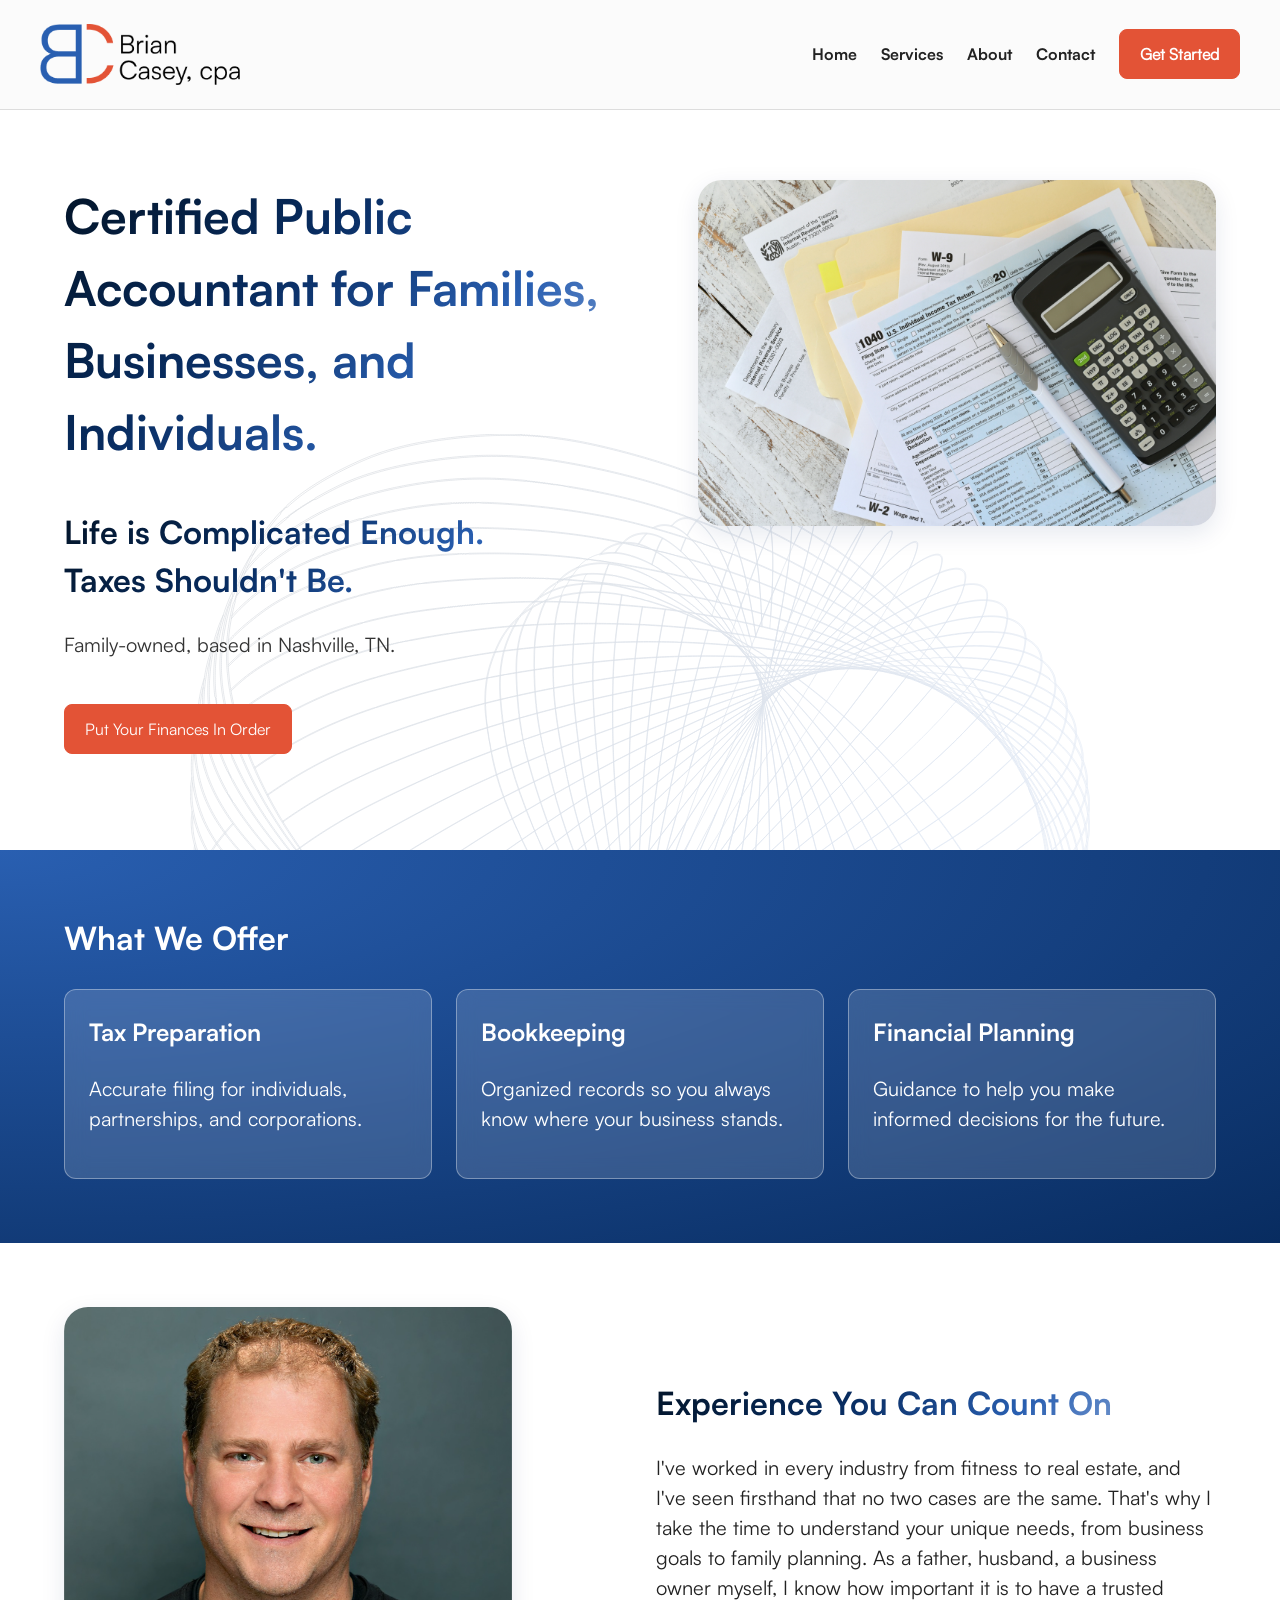
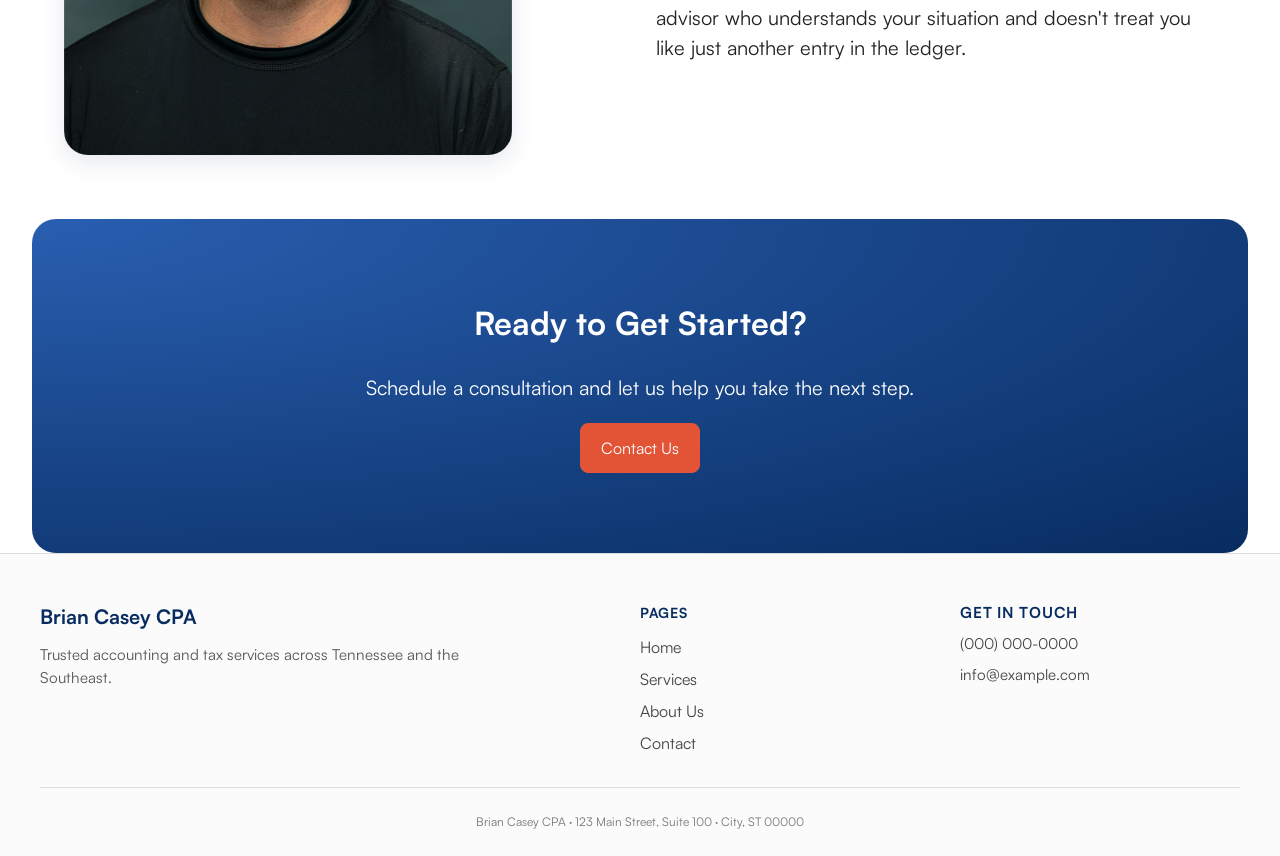
<file: index.html>
<!doctype html>
<html lang="en">
  <head>
    <meta charset="UTF-8" />
    <meta name="viewport" content="width=device-width, initial-scale=1.0" />
    <title>Brian Casey CPA</title>
    <link rel="icon" href="assets/bg-square.svg" type="image/svg+xml" />
    <meta
      name="description"
      content="Brian Casey CPA provides tax preparation, bookkeeping, and financial planning for families, businesses, and individuals across Tennessee and the Southeast."
    />
    <link rel="stylesheet" href="styles.css" />
    <link
      rel="preload"
      href="fonts/Satoshi-Regular.woff2"
      as="font"
      type="font/woff2"
      crossorigin
    />
    <link
      rel="preload"
      href="fonts/Satoshi-Medium.woff2"
      as="font"
      type="font/woff2"
      crossorigin
    />
    <link
      rel="preload"
      href="fonts/Satoshi-Bold.woff2"
      as="font"
      type="font/woff2"
      crossorigin
    />
  </head>
  <body>
    <a href="#main" class="skip-link">Skip to main content</a>
    <header>
      <nav aria-label="Main">
        <a href="/" class="nav-logo">
          <img
            src="/assets/bc-logo-rectangle.png"
            alt="Brian Casey CPA logo"
            width="200"
          />
        </a>
        <button
          type="button"
          class="nav-toggle-btn"
          aria-expanded="false"
          aria-controls="nav-menu"
          aria-label="Toggle menu"
        >
          <span></span>
          <span></span>
          <span></span>
        </button>
        <div id="nav-menu" class="nav-menu">
          <div class="nav-menu-content">
            <ul>
              <li><a href="index.html">Home</a></li>
              <li><a href="services.html">Services</a></li>
              <li><a href="about.html">About</a></li>
              <li><a href="contact.html">Contact</a></li>
            </ul>
            <a href="contact.html" class="btn">Get Started</a>
          </div>
        </div>
      </nav>
    </header>

    <main id="main" class="home">
      <section class="hero-home">
        <div class="section-content">
          <div class="hero-text">
            <h1>
              Certified Public Accountant for Families, Businesses, and
              Individuals.
            </h1>
            <h2>
              Life is Complicated Enough.<br />
              <span class="terracotta">Taxes Shouldn't Be.</span>
            </h2>
            <p>Family-owned, based in Nashville, TN.</p>
            <a href="contact.html" class="btn">Put Your Finances In Order</a>
          </div>
          <div class="hero-image">
            <img
              src="/assets/taxes.jpg"
              alt="Accountant reviewing tax documents at a desk"
            />
          </div>
        </div>
      </section>

      <section>
        <div class="section-content">
          <h2>What We Offer</h2>
          <div class="cards">
            <article class="card">
              <h3>Tax Preparation</h3>
              <p>
                Accurate filing for individuals, partnerships, and corporations.
              </p>
            </article>
            <article class="card">
              <h3>Bookkeeping</h3>
              <p>
                Organized records so you always know where your business stands.
              </p>
            </article>
            <article class="card">
              <h3>Financial Planning</h3>
              <p>
                Guidance to help you make informed decisions for the future.
              </p>
            </article>
          </div>
        </div>
      </section>

      <section>
        <div class="section-content">
          <div class="image-text">
            <img
              src="/assets/brian.png"
              alt="Brian Casey, CPA"
              class="image-text-image"
            />
            <div>
              <h2>Experience You Can Count On</h2>
              <p>
                I've worked in every industry from fitness to real estate, and
                I've seen firsthand that no two cases are the same. That's why I
                take the time to understand your unique needs, from business
                goals to family planning. As a father, husband, a business owner
                myself, I know how important it is to have a trusted advisor who
                understands your situation and doesn't treat you like just
                another entry in the ledger.
              </p>
            </div>
          </div>
        </div>
      </section>

      <section class="cta">
        <div class="section-content">
          <h2>Ready to Get Started?</h2>
          <p>Schedule a consultation and let us help you take the next step.</p>
          <a href="contact.html" class="btn">Contact Us</a>
        </div>
      </section>
    </main>

    <footer>
      <div class="footer-content">
        <div class="footer-grid">
          <div class="footer-brand">
            <p class="footer-logo">Brian Casey CPA</p>
            <p class="footer-tagline">
              Trusted accounting and tax services across Tennessee and the
              Southeast.
            </p>
          </div>
          <nav class="footer-nav" aria-label="Footer">
            <p class="footer-heading">Pages</p>
            <ul>
              <li><a href="index.html">Home</a></li>
              <li><a href="services.html">Services</a></li>
              <li><a href="about.html">About Us</a></li>
              <li><a href="contact.html">Contact</a></li>
            </ul>
          </nav>
          <div class="footer-contact">
            <p class="footer-heading">Get in Touch</p>
            <p><a href="tel:+10000000000">(000) 000-0000</a></p>
            <p><a href="mailto:info@example.com">info@example.com</a></p>
          </div>
        </div>
        <address class="footer-address">
          Brian Casey CPA · 123 Main Street, Suite 100 · City, ST 00000
        </address>
      </div>
    </footer>
    <script src="nav.js"></script>
  </body>
</html>
</file>
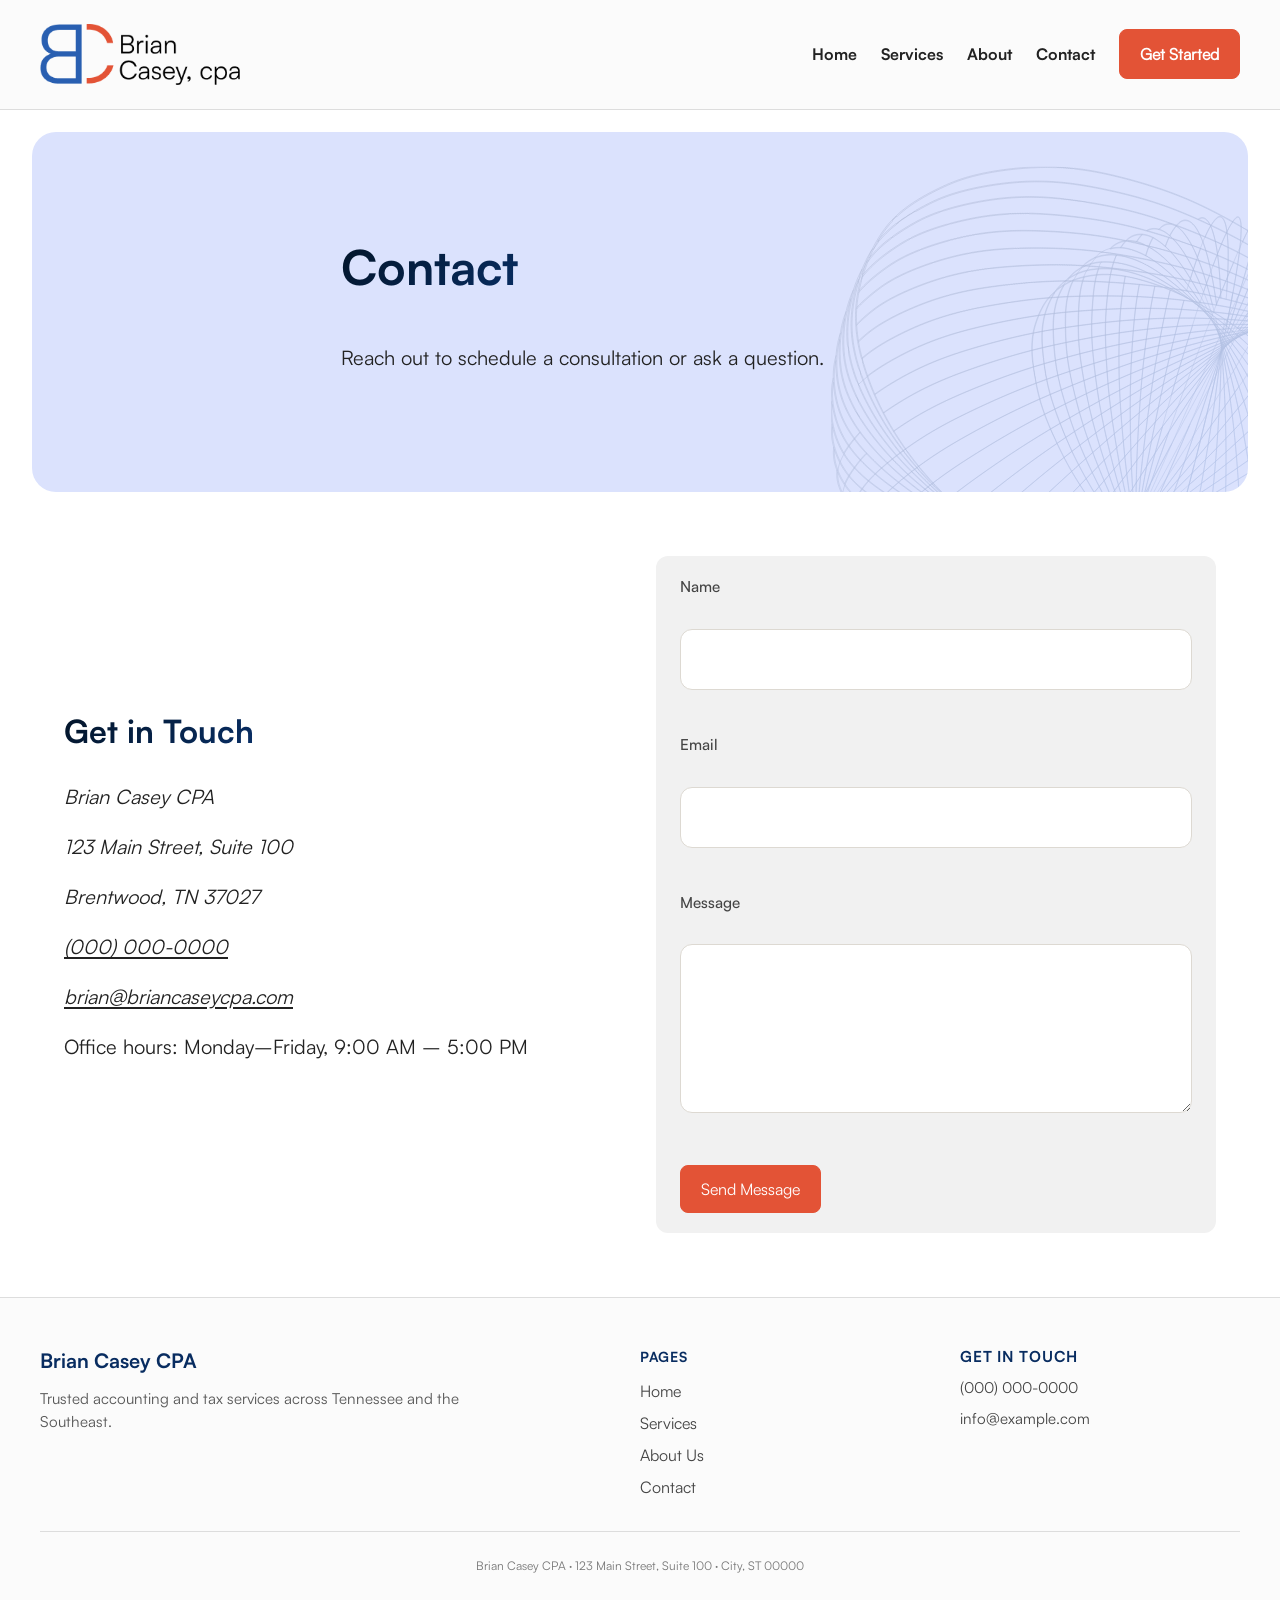
<file: contact.html>
<!doctype html>
<html lang="en">
  <head>
    <meta charset="UTF-8" />
    <meta name="viewport" content="width=device-width, initial-scale=1.0" />
    <title>Contact — Brian Casey CPA</title>
    <link rel="icon" href="assets/bg-square.svg" type="image/svg+xml" />
    <link rel="stylesheet" href="styles.css" />
    <link
      rel="preload"
      href="fonts/Satoshi-Regular.woff2"
      as="font"
      type="font/woff2"
      crossorigin
    />
    <link
      rel="preload"
      href="fonts/Satoshi-Medium.woff2"
      as="font"
      type="font/woff2"
      crossorigin
    />
    <link
      rel="preload"
      href="fonts/Satoshi-Bold.woff2"
      as="font"
      type="font/woff2"
      crossorigin
    />
  </head>
  <body>
    <a href="#main" class="skip-link">Skip to main content</a>
    <header>
      <nav aria-label="Main">
        <a href="/" class="nav-logo">
          <img
            src="/assets/bc-logo-rectangle.png"
            alt="Brian Casey CPA logo"
            width="200"
          />
        </a>
        <button
          type="button"
          class="nav-toggle-btn"
          aria-expanded="false"
          aria-controls="nav-menu"
          aria-label="Toggle menu"
        >
          <span></span>
          <span></span>
          <span></span>
        </button>
        <div id="nav-menu" class="nav-menu">
          <div class="nav-menu-content">
            <ul>
              <li><a href="index.html">Home</a></li>
              <li><a href="services.html">Services</a></li>
              <li><a href="about.html">About</a></li>
              <li><a href="contact.html">Contact</a></li>
            </ul>
            <a href="contact.html" class="btn">Get Started</a>
          </div>
        </div>
      </nav>
    </header>

    <main id="main">
      <section class="hero">
        <div class="section-content">
          <div class="hero-text">
            <h1>Contact</h1>
            <p>Reach out to schedule a consultation or ask a question.</p>
          </div>
        </div>
      </section>

      <section>
        <div class="section-content">
          <div class="image-text">
            <div>
              <h2>Get in Touch</h2>
              <address>
                <p>Brian Casey CPA</p>
                <p>123 Main Street, Suite 100</p>
                <p>Brentwood, TN 37027</p>
                <p><a href="tel:+10000000000">(000) 000-0000</a></p>
                <p>
                  <a href="mailto:info@example.com">brian@briancaseycpa.com</a>
                </p>
              </address>
              <p>Office hours: Monday–Friday, 9:00 AM – 5:00 PM</p>
            </div>
            <form class="contact-form" action="#" method="post">
              <p>
                <label for="name">Name</label><br />
                <input type="text" id="name" name="name" required />
              </p>
              <p>
                <label for="email">Email</label><br />
                <input type="email" id="email" name="email" required />
              </p>
              <p>
                <label for="message">Message</label><br />
                <textarea
                  id="message"
                  name="message"
                  rows="5"
                  required
                ></textarea>
              </p>
              <p>
                <button type="submit" class="btn">Send Message</button>
              </p>
            </form>
          </div>
        </div>
      </section>
    </main>

    <footer>
      <div class="footer-content">
        <div class="footer-grid">
          <div class="footer-brand">
            <p class="footer-logo">Brian Casey CPA</p>
            <p class="footer-tagline">
              Trusted accounting and tax services across Tennessee and the
              Southeast.
            </p>
          </div>
          <nav class="footer-nav" aria-label="Footer">
            <p class="footer-heading">Pages</p>
            <ul>
              <li><a href="index.html">Home</a></li>
              <li><a href="services.html">Services</a></li>
              <li><a href="about.html">About Us</a></li>
              <li><a href="contact.html">Contact</a></li>
            </ul>
          </nav>
          <div class="footer-contact">
            <p class="footer-heading">Get in Touch</p>
            <p><a href="tel:+10000000000">(000) 000-0000</a></p>
            <p><a href="mailto:info@example.com">info@example.com</a></p>
          </div>
        </div>
        <address class="footer-address">
          Brian Casey CPA · 123 Main Street, Suite 100 · City, ST 00000
        </address>
      </div>
    </footer>
    <script src="nav.js"></script>
  </body>
</html>
</file>
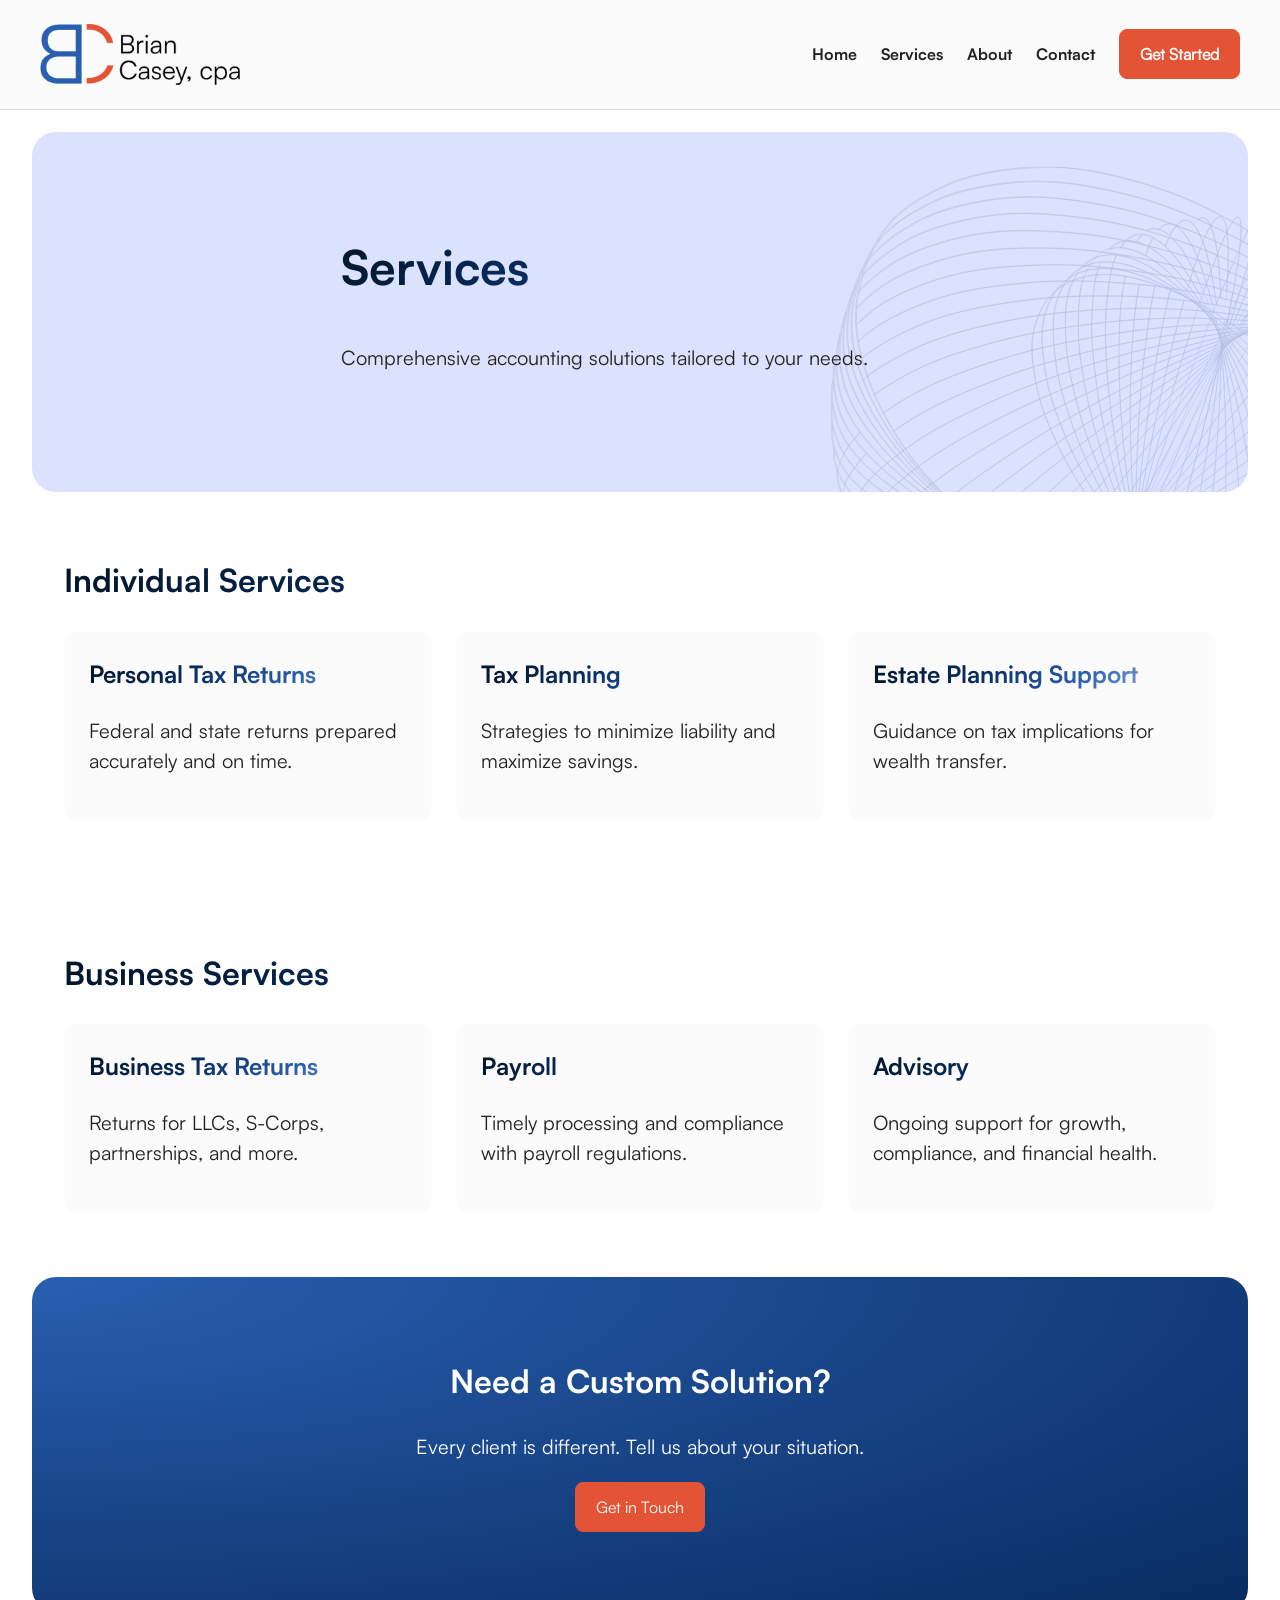
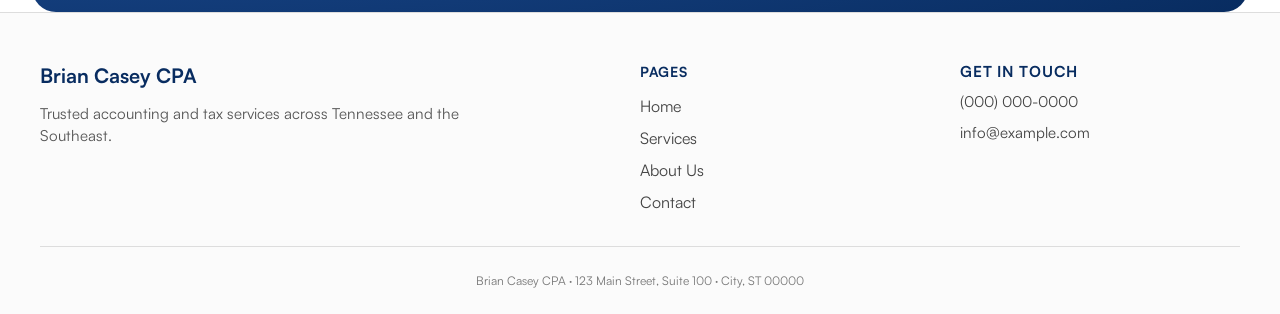
<file: services.html>
<!doctype html>
<html lang="en">
  <head>
    <meta charset="UTF-8" />
    <meta name="viewport" content="width=device-width, initial-scale=1.0" />
    <title>Services — Brian Casey CPA</title>
    <link rel="icon" href="assets/bg-square.svg" type="image/svg+xml" />
    <link rel="stylesheet" href="styles.css" />
    <link
      rel="preload"
      href="fonts/Satoshi-Regular.woff2"
      as="font"
      type="font/woff2"
      crossorigin
    />
    <link
      rel="preload"
      href="fonts/Satoshi-Medium.woff2"
      as="font"
      type="font/woff2"
      crossorigin
    />
    <link
      rel="preload"
      href="fonts/Satoshi-Bold.woff2"
      as="font"
      type="font/woff2"
      crossorigin
    />
  </head>
  <body>
    <a href="#main" class="skip-link">Skip to main content</a>
    <header>
      <nav aria-label="Main">
        <a href="/" class="nav-logo">
          <img
            src="/assets/bc-logo-rectangle.png"
            alt="Brian Casey CPA logo"
            width="200"
          />
        </a>
        <button
          type="button"
          class="nav-toggle-btn"
          aria-expanded="false"
          aria-controls="nav-menu"
          aria-label="Toggle menu"
        >
          <span></span>
          <span></span>
          <span></span>
        </button>
        <div id="nav-menu" class="nav-menu">
          <div class="nav-menu-content">
            <ul>
              <li><a href="index.html">Home</a></li>
              <li><a href="services.html">Services</a></li>
              <li><a href="about.html">About</a></li>
              <li><a href="contact.html">Contact</a></li>
            </ul>
            <a href="contact.html" class="btn">Get Started</a>
          </div>
        </div>
      </nav>
    </header>

    <main id="main">
      <section class="hero">
        <div class="section-content">
          <div class="hero-text">
            <h1>Services</h1>
            <p>Comprehensive accounting solutions tailored to your needs.</p>
          </div>
        </div>
      </section>

      <section>
        <div class="section-content">
          <h2>Individual Services</h2>
          <div class="cards">
            <article class="card">
              <h3>Personal Tax Returns</h3>
              <p>Federal and state returns prepared accurately and on time.</p>
            </article>
            <article class="card">
              <h3>Tax Planning</h3>
              <p>Strategies to minimize liability and maximize savings.</p>
            </article>
            <article class="card">
              <h3>Estate Planning Support</h3>
              <p>Guidance on tax implications for wealth transfer.</p>
            </article>
          </div>
        </div>
      </section>

      <section>
        <div class="section-content">
          <h2>Business Services</h2>
          <div class="cards">
            <article class="card">
              <h3>Business Tax Returns</h3>
              <p>Returns for LLCs, S-Corps, partnerships, and more.</p>
            </article>
            <article class="card">
              <h3>Payroll</h3>
              <p>Timely processing and compliance with payroll regulations.</p>
            </article>
            <article class="card">
              <h3>Advisory</h3>
              <p>
                Ongoing support for growth, compliance, and financial health.
              </p>
            </article>
          </div>
        </div>
      </section>

      <section class="cta">
        <div class="section-content">
          <h2>Need a Custom Solution?</h2>
          <p>Every client is different. Tell us about your situation.</p>
          <a href="contact.html" class="btn">Get in Touch</a>
        </div>
      </section>
    </main>

    <footer>
      <div class="footer-content">
        <div class="footer-grid">
          <div class="footer-brand">
            <p class="footer-logo">Brian Casey CPA</p>
            <p class="footer-tagline">
              Trusted accounting and tax services across Tennessee and the
              Southeast.
            </p>
          </div>
          <nav class="footer-nav" aria-label="Footer">
            <p class="footer-heading">Pages</p>
            <ul>
              <li><a href="index.html">Home</a></li>
              <li><a href="services.html">Services</a></li>
              <li><a href="about.html">About Us</a></li>
              <li><a href="contact.html">Contact</a></li>
            </ul>
          </nav>
          <div class="footer-contact">
            <p class="footer-heading">Get in Touch</p>
            <p><a href="tel:+10000000000">(000) 000-0000</a></p>
            <p><a href="mailto:info@example.com">info@example.com</a></p>
          </div>
        </div>
        <address class="footer-address">
          Brian Casey CPA · 123 Main Street, Suite 100 · City, ST 00000
        </address>
      </div>
    </footer>
    <script src="nav.js"></script>
  </body>
</html>
</file>
<file: styles.css>
@font-face {
  font-family: 'Satoshi';
  src: url('/fonts/Satoshi-Regular.woff2') format('woff2');
  font-weight: 400;
  font-style: normal;
  font-display: swap; 
}

@font-face {
  font-family: 'Satoshi-Medium';
  src: url('/fonts/Satoshi-Medium.woff2') format('woff2');
  font-weight: 500;
  font-style: normal;
  font-display: swap;
}

@font-face {
  font-family: 'Satoshi-Bold';
  src: url('/fonts/Satoshi-Bold.woff2') format('woff2');
  font-weight: 700;
  font-style: normal;
  font-display: swap;
}

:root {
  --dark-blue: #082C60;
  --terracotta: #E35336;
  --green: #5e8442;
  --green-l: #dbe29c;
  --light-blue: #295fb1;
  --blue-l-3: #dbe2fd;
  --white: #ffffff;

  --gradient-blue-135: linear-gradient(135deg, var(--dark-blue), var(--light-blue));
  --gradient-heading: linear-gradient(
    135deg,
    #031428 0%,
    var(--dark-blue) 35%,
    var(--light-blue) 65%,
    color-mix(in srgb, var(--light-blue) 40%, var(--white)) 100%
  );
  --gradient-blue-135-soft: linear-gradient(135deg, var(--dark-blue) 0%, var(--light-blue) 60%, color-mix(in srgb, var(--light-blue) 70%, var(--white)) 100%);
  --gradient-blue-radial: radial-gradient(ellipse at top left, var(--light-blue), var(--dark-blue));
  --gradient-terracotta: linear-gradient(135deg, var(--terracotta), color-mix(in srgb, var(--terracotta) 60%, var(--dark-blue)));
  --gradient-accent: linear-gradient(135deg, var(--light-blue), var(--terracotta));
  --gradient-hero: linear-gradient(160deg, var(--dark-blue) 0%, var(--light-blue) 45%, color-mix(in srgb, var(--terracotta) 25%, var(--white)) 100%);
  --gradient-green-accent: linear-gradient(135deg, var(--dark-blue), color-mix(in srgb, var(--green) 40%, var(--light-blue)));

  --max-width: 1200px;
}

*,
*::before,
*::after {
  box-sizing: border-box;
}

.dark-blue {
  color: var(--dark-blue);
}

.terracotta {
  color: var(--terracotta);
}

.green {
  color: var(--green);
}

.green-l {
  color: var(--green-l);
}

.light-blue {
  color: var(--light-blue);
}

.white {
  color: var(--white);
}
@view-transition {
  navigation: auto;
}


body {
  margin: 0;
  font-family: 'Satoshi', sans-serif;
  line-height: 1.5;
  color: #222;
}

.skip-link {
  position: absolute;
  top: -100%;
  left: 1rem;
  z-index: 1001;
  padding: 0.75rem 1.25rem;
  background-color: var(--dark-blue);
  color: var(--white);
  text-decoration: none;
  border-radius: 1px;
}

.skip-link:focus-visible {
  top: 1rem;
}

:focus-visible {
  outline: 2px solid var(--light-blue);
  outline-offset: 2px;
}

img, picture, video, canvas, svg {
  max-width: 100%;
  height: auto;
  display: block;
}

a {
  color: inherit;
}

main a:not(.btn),
footer a {
  text-decoration: underline;
  text-underline-offset: 0.15em;
}

header nav a {
  text-decoration: none;
}

header nav a:not(.btn):hover,
header nav a:not(.btn):focus-visible {
  text-decoration: underline;
}

header {
  backdrop-filter: blur(10px);
  background-color: rgba(248, 248, 248, 0.5);
  position: fixed;
  top: 0;
  left: 0;
  right: 0;
  z-index: 1000;
  border-bottom: 1px solid #ddd;
  width: 100%;
  max-width: 100%;
  overflow-x: clip;
}

header nav {
  display: flex;
  flex-wrap: wrap;
  align-items: center;
  width: 100%;
  max-width: var(--max-width);
  margin: 0 auto;
  padding: 1.5rem 0rem;
}

header nav .nav-logo {
  display: flex;
  align-items: center;
  flex-shrink: 0;
  text-decoration: none;
}

header nav .nav-logo:hover,
header nav .nav-logo:focus-visible {
  text-decoration: none;
}

header nav .nav-logo svg {
  width: 180px;
}

header nav .nav-menu {
  display: flex;
  flex: 1;
  justify-content: flex-end;
  align-items: center;
}

header nav .nav-menu-content {
  display: flex;
  flex-direction: row;
  align-items: center;
  gap: 1.5rem;
}

header nav ul {
  list-style: none;
  margin: 0;
  padding: 0;
  display: flex;
  gap: 1.5rem;
}

header nav a {
  text-decoration: none;
  font-family: 'Satoshi-Bold', sans-serif;
  font-weight: 700;
}

header nav a:hover {
  color: var(--terracotta);
  animation: color 0.15s ease-in-out;
}

header nav .nav-toggle-btn {
  display: none;
  flex-direction: column;
  justify-content: center;
  align-items: center;
  gap: 6px;
  width: 2.75rem;
  height: 2.75rem;
  padding: 0;
  border: none;
  background: none;
  cursor: pointer;
  flex-shrink: 0;
}

header nav .nav-toggle-btn:focus-visible {
  outline: 2px solid var(--terracotta);
  outline-offset: 2px;
}

header nav .nav-toggle-btn span {
  display: block;
  width: 1.5rem;
  height: 3px;
  background-color: var(--dark-blue);
  border-radius: 1px;
  transition: transform 0.2s ease, opacity 0.2s ease;
}

@media (max-width: 900px) {
  header nav {
    display: grid;
    grid-template-columns: 1fr auto;
    grid-template-areas:
      "logo toggle"
      "menu menu";
    align-items: center;
    column-gap: 1rem;
    padding: 1rem 1.5rem;
  }

  header nav .nav-logo {
    grid-area: logo;
    min-width: 0;
  }

  header nav .nav-logo img {
    width: auto;
    max-width: min(160px, 100%);
  }

  header nav .nav-toggle-btn {
    display: flex;
    grid-area: toggle;
  }

  header nav .nav-menu {
    grid-area: menu;
    display: none;
    flex: unset;
    width: 100%;
    justify-content: flex-start;
    margin-top: 0.75rem;
  }

  header nav.nav-open .nav-menu {
    display: flex;
  }

  header nav.nav-open .nav-toggle-btn span:nth-child(1) {
    transform: translateY(9px) rotate(45deg);
  }

  header nav.nav-open .nav-toggle-btn span:nth-child(2) {
    opacity: 0;
  }

  header nav.nav-open .nav-toggle-btn span:nth-child(3) {
    transform: translateY(-9px) rotate(-45deg);
  }

  header nav .nav-menu-content {
    flex-direction: column;
    align-items: stretch;
    gap: 1rem;
    width: 100%;
    padding-top: 0.75rem;
    border-top: 1px solid #ddd;
  }

  header nav ul {
    flex-direction: column;
    gap: 0.75rem;
  }

  header nav .nav-menu-content ul a {
    font-size: 1.25rem;
    color: var(--dark-blue);
  }

  header nav .nav-menu-content ul a:hover,
  header nav .nav-menu-content ul a:focus-visible {
    color: var(--terracotta);
  }

  header nav .btn {
    align-self: flex-start;
  }
}

section {
  padding: 4rem 4rem;
  position: relative;

}

.section-content {
  max-width: var(--max-width);
  margin: 0 auto;
}

main.home section:nth-child(odd):not(.hero-home) {
  background-color: var(--white);
}


main.home section:nth-child(even) {
  background: var(--gradient-blue-radial);
  color: var(--white);
}

main.home section:nth-child(even) h1,
main.home section:nth-child(even) h2,
main.home section:nth-child(even) h3 {
  background: none;
  background-clip: unset;
  -webkit-background-clip: unset;
  -webkit-text-fill-color: unset;
  color: var(--white);
}

main.home section:nth-child(even) .card {
  background-color: rgba(255, 255, 255, 0.15);
  border-color: rgba(255, 255, 255, 0.35);
}

h1,
h2,
h3 {
  margin-top: 0;
  font-family: 'Satoshi-Bold', sans-serif;
  font-weight: 700;
  font-style: normal;
  font-display: swap;
  color: var(--dark-blue);
  background: var(--gradient-heading);
  background-size: 100% 100%;
  background-clip: text;
  -webkit-background-clip: text;
  -webkit-text-fill-color: transparent;
}

@supports not ((-webkit-background-clip: text) or (background-clip: text)) {
  h1,
  h2,
  h3 {
    background: none;
    -webkit-text-fill-color: unset;
    color: var(--dark-blue);
  }
}

@media (forced-colors: active) {
  h1,
  h2,
  h3 {
    background: none;
    background-clip: unset;
    -webkit-background-clip: unset;
    -webkit-text-fill-color: unset;
    color: CanvasText;
  }
}

h1 {
  font-size: 3rem;
}

h2 {
  font-size: 2rem;
}

h3 {
  font-size: 1.5rem;
}

p {
  font-size: 1.25rem;
}

.btn,
button[type="submit"] {
  display: inline-block;
  padding: .75rem 1.25rem;
  border-radius: 8px;
  background-color: var(--terracotta);
  color: var(--white);
  transition: background-color 0.3s ease, color 0.3s ease, border-color 0.3s ease;
  border: 1px solid var(--terracotta);
  font-family: inherit;
  font-size: 1rem;
  cursor: pointer;
  text-decoration: none;
}

.btn:hover,
.btn:focus-visible,
button[type="submit"]:hover,
button[type="submit"]:focus-visible {
  background-color: var(--white);
  color: var(--terracotta);
  border: 1px solid var(--terracotta);
  text-decoration: none;
}

.hero,
.hero-home {
  margin-top: 100px;
  padding: 3rem 4rem;
}

.hero {
  height: 40vh;
  border-radius: 24px;
  background-color: var(--blue-l-3);
  margin-top: calc(100px + 2rem);
  margin-inline: 2rem;
  overflow: hidden;
}

.hero-home {
  min-height: 62vh;
  padding: 5rem 4rem 6rem;
  border-radius: 0;
  overflow: visible;
}

.hero::after,
.hero-home::after {
  content: '';
  position: absolute;
  bottom: 0;
  aspect-ratio: 639.2 / 615.77;
  background: var(--gradient-heading);
  -webkit-mask-image: url('/assets/Asset4.svg');
  mask-image: url('/assets/Asset4.svg');
  -webkit-mask-repeat: no-repeat;
  mask-repeat: no-repeat;
  -webkit-mask-size: contain;
  mask-size: contain;
  pointer-events: none;
  z-index: 0;
}

.hero::after {
  right: 0;
  width: min(740px, 48vw);
  -webkit-mask-position: right bottom;
  mask-position: right bottom;
  opacity: 0.2;
  transform: translate(32%, 45%);
}

.hero-home::after {
  left: 50%;
  width: min(900px, 110vw);
  -webkit-mask-position: center bottom;
  mask-position: center bottom;
  opacity: 0.14;
  transform: translate(-50%, 52%);
}

.hero .section-content,
.hero-home .section-content {
  display: flex;
  flex-direction: row;
  justify-content: center;
  align-items: center;
  gap: 3rem;
  position: relative;
  z-index: 1;
}

.hero .section-content {
  height: 100%;
}

.hero-home .section-content {
  align-items: flex-start;

}

.hero-text {
  flex: 1;
  max-width: 55%;
}

.hero-home .hero-text p {
  color: #333;
  max-width: 36rem;
}

.hero-home .hero-text .btn {
  margin-top: 1.5rem;
}



.hero-image {
  flex: 1;
  border-radius: 24px;
  overflow: hidden;
  max-width: 45%;
}

.hero-home .hero-image {
  overflow: visible;
  box-shadow: 0 8px 24px rgba(8, 44, 96, 0.1);
}

.hero-home .hero-image img {
  border-radius: 24px;
}

.cards {
  display: grid;
  grid-template-columns: repeat(auto-fit, minmax(200px, 1fr));
  gap: 1.5rem;

}

.card {
  padding: 1.5rem;
  border-radius: 12px;
  border: 1px solid rgba(255, 255, 255, 0.4);
  background-color: rgba(248, 248, 248, 0.5);
  backdrop-filter: blur(10px);
  -webkit-backdrop-filter: blur(10px);
  transition:
    background-color 0.3s ease,
    border-color 0.3s ease,
    color 0.3s ease,
    backdrop-filter 0.3s ease;
}

.card:hover {
  backdrop-filter: none;
  -webkit-backdrop-filter: none;
  background-color: var(--terracotta);
  border-color: var(--terracotta);
  color: var(--white);
}

.card:hover h3 {
  background: none;
  background-clip: unset;
  -webkit-background-clip: unset;
  -webkit-text-fill-color: unset;
  color: var(--white);
}

.image-text {
  display: grid;
  grid-template-columns: 1fr 1fr;
  gap: 2rem;
  align-items: center;
}

main.home .image-text img {
  width: 80%;
  border-radius: 24px;
  box-shadow: 0 8px 24px rgba(8, 44, 96, 0.1);

}

.contact-form {
  padding: 1.25rem 1.5rem;
  background-color: #f1f1f1;
  border-radius: 12px;
}

.contact-form p {
  margin: 0 0 2.75rem;
}

.contact-form p:last-child {
  margin-bottom: 0;
}

.contact-form label {
  display: block;
  font-family: 'Satoshi-Medium', sans-serif;
  font-size: 0.95rem;
  color: #444;
}

.contact-form input[type='text'],
.contact-form input[type='email'],
.contact-form textarea {
  width: 100%;
  padding: 1rem 1.125rem;
  font-family: inherit;
  font-size: 1.125rem;
  line-height: 1.5;
  color: #222;
  background-color: #fff;
  border: 1px solid #ddd9d2;
  border-radius: 12px;
  transition: border-color 0.2s ease, box-shadow 0.2s ease;
}

.contact-form textarea {
  min-height: 6rem;
  resize: vertical;
}

.contact-form input:focus,
.contact-form textarea:focus {
  outline: none;
  border-color: var(--light-blue);
  box-shadow: 0 0 0 3px color-mix(in srgb, var(--light-blue) 18%, transparent);
}

@media (max-width: 768px) {
  section {
    padding: 3rem 2rem;
  }

  h1 {
    font-size: 2.25rem;
  }

  h2 {
    font-size: 1.75rem;
  }

  h3 {
    font-size: 1.25rem;
  }

  p {
    font-size: 1.125rem;
  }

  .hero,
  .hero-home {
    margin-top: 88px;
    padding: 2.5rem 2rem;
    height: auto;
    min-height: auto;
    border-radius: 0;
  }

  .hero .section-content,
  .hero-home .section-content {
    flex-direction: column;
    align-items: center;
    text-align: center;
    min-height: auto;
    gap: 2rem;
  }

  .hero-text,
  .hero-image {
    max-width: 100%;
    width: 100%;
  }

  .hero-home .hero-text p {
    max-width: none;
  }

  .hero::after {
    width: min(320px, 70vw);
    opacity: 0.14;
    transform: translate(28%, 40%);
  }

  .hero-home::after {
    width: min(640px, 100vw);
    opacity: 0.1;
    transform: translate(-50%, 45%);
  }

  .cta {
    padding: 3.5rem 2rem;
    border-radius: 0;
  }

  .cards {
    grid-template-columns: 1fr;
  }
}

@media (max-width: 600px) {
  section {
    padding: 2.5rem 1.5rem;
  }

  h1 {
    font-size: 1.875rem;
  }

  h2 {
    font-size: 1.5rem;
  }

  .image-text {
    grid-template-columns: 1fr;
  }

  main.home .image-text img {
    margin: 0 auto;
  }

  .hero-home::after {
    transform: translate(-50%, 15%);
  }
}

.cta {
  text-align: center;
  padding: 5rem 4rem;
  background: var(--gradient-blue-radial);
  color: var(--white);
  border-radius: 24px;
  margin-inline: 2rem;
}

.cta h2 {
  color: var(--white);
  background: unset;
  background-size: unset;
  -webkit-background-clip: unset;
  background-clip: unset;
  -webkit-text-fill-color: unset;
  color: var(--white);
}

footer {
  border-top: 1px solid #ddd;
  background-color: rgba(248, 248, 248, 0.6);
  padding: 3rem 2rem 1.5rem;
}

.footer-content {
  max-width: var(--max-width);
  margin: 0 auto;
}

.footer-grid {
  display: grid;
  grid-template-columns: 2fr 1fr 1fr;
  gap: 2.5rem;
  padding-bottom: 2rem;
  margin-bottom: 1.5rem;
  border-bottom: 1px solid #ddd;
}

.footer-logo {
  margin: 0;
  font-family: 'Satoshi-Bold', sans-serif;
  font-size: 1.25rem;
  color: var(--dark-blue);
}

.footer-tagline {
  margin: 0.75rem 0 0;
  font-size: 0.95rem;
  line-height: 1.5;
  color: #555;
  max-width: 28rem;
}

.footer-heading {
  margin: 0 0 0.75rem;
  font-family: 'Satoshi-Bold', sans-serif;
  font-size: 0.875rem;
  text-transform: uppercase;
  letter-spacing: 0.05em;
  color: var(--dark-blue);
}

.footer-nav ul {
  list-style: none;
  margin: 0;
  padding: 0;
  display: flex;
  flex-direction: column;
  gap: 0.5rem;
}

.footer-nav a,
.footer-contact a {
  text-decoration: none;
  color: #444;
}

.footer-nav a:hover,
.footer-contact a:hover,
.footer-nav a:focus-visible,
.footer-contact a:focus-visible {
  color: var(--terracotta);
  text-decoration: underline;
}

.footer-contact p {
  margin: 0 0 0.5rem;
  font-size: 0.95rem;
}

.footer-address {
  display: block;
  text-align: center;
  font-size: 0.75rem;
  font-style: normal;
  line-height: 1.6;
  color: #777;
  margin: 0;
}

@media (max-width: 768px) {
  .footer-grid {
    grid-template-columns: 1fr;
    gap: 2rem;
    text-align: center;
  }

  .footer-tagline {
    max-width: none;
    margin-left: auto;
    margin-right: auto;
  }

  .footer-nav ul {
    align-items: center;
  }
}

@media (max-width: 600px) {
  footer {
    padding: 2.5rem 1.5rem 1.25rem;
  }

  .hero,
  .cta {
    padding: 2rem 1.5rem;
    border-radius: 16px;
  }
}
</file>
